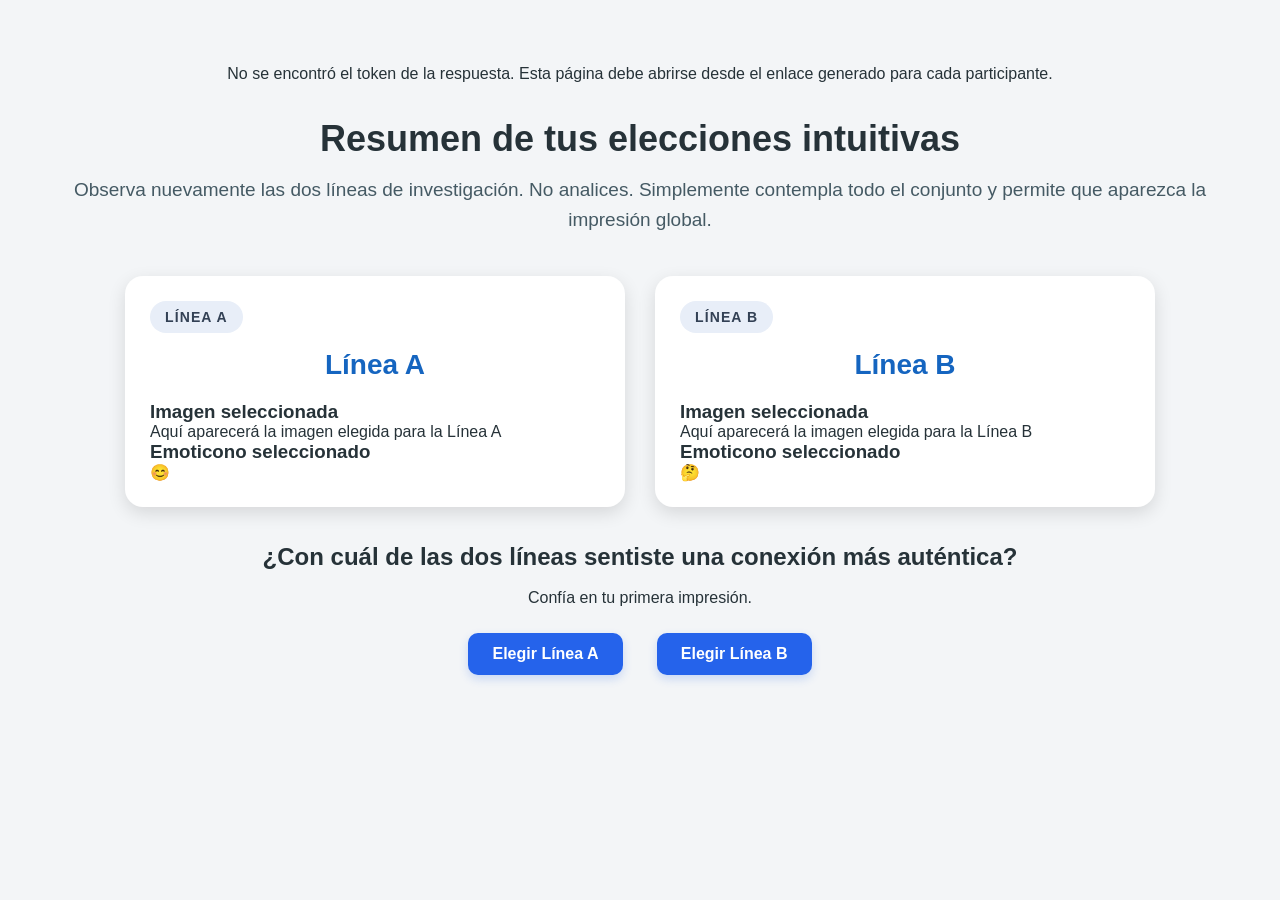
<file: index.html>
<!DOCTYPE html>
<html lang="es">

<head>

<meta charset="UTF-8">

<meta name="viewport" content="width=device-width, initial-scale=1.0">

<title>Resumen del Instrumento</title>
<link rel="stylesheet" href="styles.css">
<style>

*{
margin:0;
padding:0;
box-sizing:border-box;
}

body{

font-family:Arial,Helvetica,sans-serif;

background:#f3f5f7;

padding:30px;

color:#263238;

}

.contenedor{

max-width:1200px;

margin:auto;

}

h1{

text-align:center;

font-size:36px;

margin-bottom:15px;

}

.introduccion{

text-align:center;

font-size:19px;

line-height:1.6;

margin-bottom:40px;

color:#455A64;

}

.columnas{

display:flex;

gap:30px;

flex-wrap:wrap;

justify-content:center;

}

.tarjeta{

background:white;

border-radius:18px;

padding:25px;

width:500px;

box-shadow:0 6px 18px rgba(0,0,0,.12);

}

.titulo-linea{

text-align:center;

font-size:28px;

margin-bottom:20px;

color:#1565C0;

}

</style>

</head>

<body>

<div class="contenedor">

<h1>

Resumen de tus elecciones intuitivas

</h1>

<p class="introduccion">

Observa nuevamente las dos líneas de investigación.

No analices.

Simplemente contempla todo el conjunto y permite que aparezca la impresión global.

</p>

<div class="columnas">
  <div class="tarjeta">
<div class="etiqueta-linea">LÍNEA A</div>
<h2 class="titulo-linea">
Línea A
</h2>

<div class="seccion">

<h3>
Imagen seleccionada
</h3>

<div class="marco-imagen">

<p>
Aquí aparecerá la imagen elegida para la Línea A
</p>

</div>

</div>

<div class="seccion">

<h3> Emoticono seleccionado
</h3>

<div class="emoticono">
😊
</div>

</div>

<div class="seccion">

</div>

</div>
<div class="tarjeta">
<div class="etiqueta-linea">LÍNEA B</div>
<h2 class="titulo-linea">
Línea B
</h2>

<div class="seccion">

<h3>
Imagen seleccionada
</h3>

<div class="marco-imagen">

<p>
Aquí aparecerá la imagen elegida para la Línea B
</p>

</div>

</div>

<div class="seccion">

<h3>
Emoticono seleccionado
</h3>

<div class="emoticono">
🤔
</div>

</div>

<div class="seccion">

</div>

</div>
</div>

<br><br>

<div style="text-align:center;">

<h2>

¿Con cuál de las dos líneas sentiste una conexión más auténtica?

</h2>

<br>

<p>

Confía en tu primera impresión.

</p>

<br>

<button class="boton-eleccion">

Elegir Línea A

</button>

&nbsp;&nbsp;&nbsp;

<button class="boton-eleccion"> 

Elegir Línea B

</button>

</div>
</div>
<script src="config.js"></script>
<script src="app.js"></script>
</body>

</html>
</file>
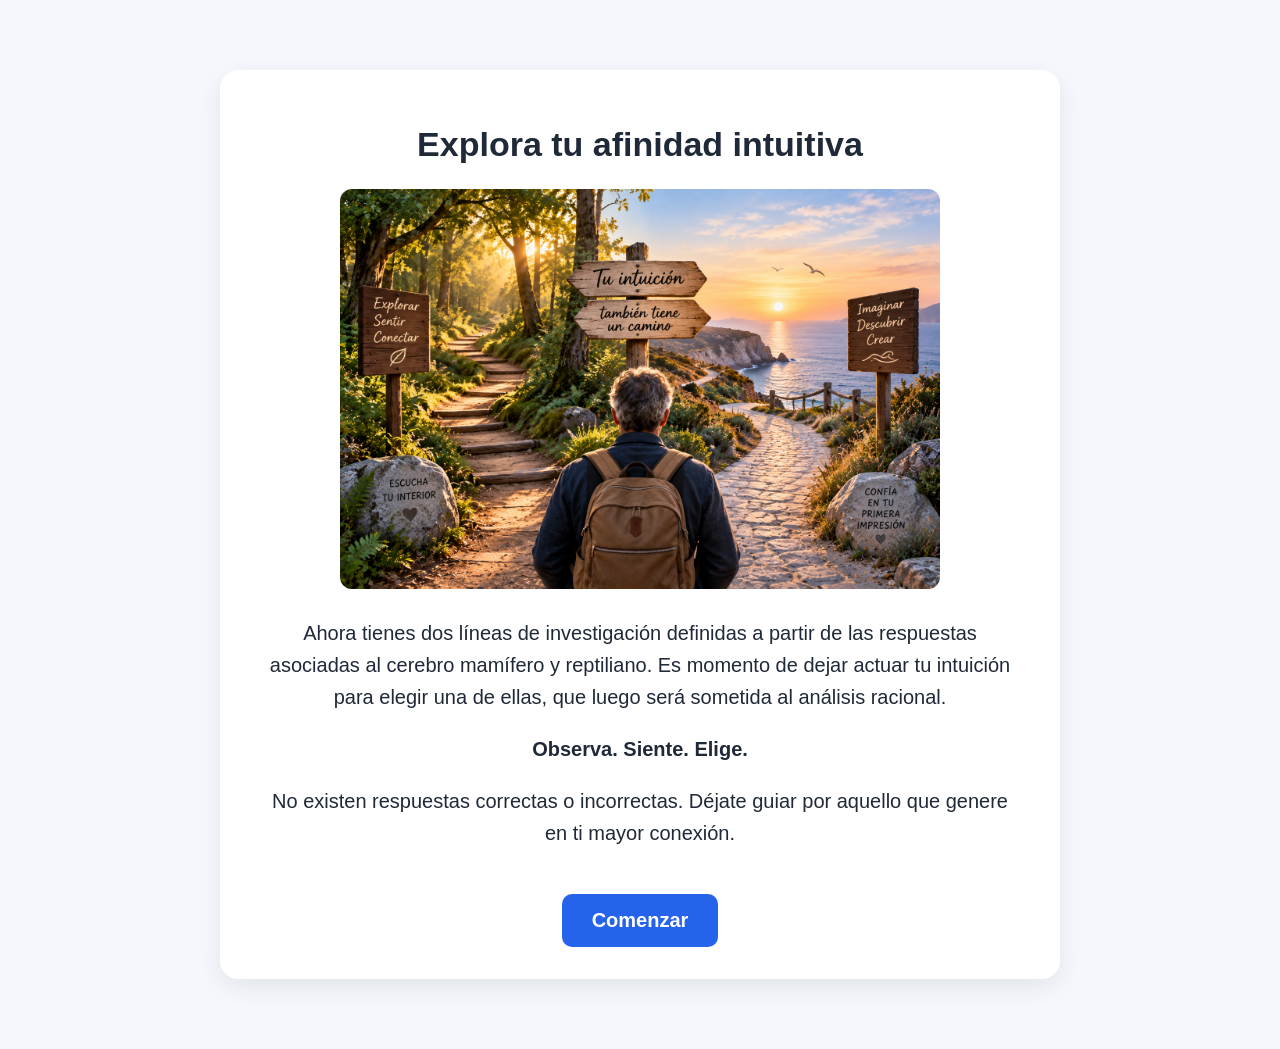
<file: inicio.html>
<!DOCTYPE html>
<html lang="es">
<head>
  <meta charset="UTF-8">
  <meta name="viewport" content="width=device-width, initial-scale=1.0">
  <title>Instrumento de selección de línea de investigación</title>

  <style>
    body {
      font-family: "Segoe UI", Arial, sans-serif;
      background: #f4f7fb;
      margin: 0;
      padding: 40px 20px;
      text-align: center;
      color: #1f2937;
    }

    .contenedor {
      max-width: 750px;
     margin: 30px auto;
      background: white;
   padding: 32px 45px;
      border-radius: 18px;
      box-shadow: 0 8px 25px rgba(0,0,0,0.08);
    }

    h1 {
      font-size: 34px;
      margin-bottom: 25px;
    }

    p {
      font-size: 20px;
      line-height: 1.6;
    }

    button {
      margin-top: 25px;
      padding: 15px 30px;
      font-size: 20px;
      font-weight: bold;
      color: white;
      background: #2563eb;
      border: none;
      border-radius: 10px;
      cursor: pointer;
    }

    button:hover {
      background: #1d4ed8;
    }
  </style>
</head>

<body>

  <div class="contenedor">

  <h1>Explora tu afinidad intuitiva</h1>
<img src="para%20instrumento%20intuitivo.png"
     alt="Exploración intuitiva"
     style="width:100%; max-width:600px; height:auto; border-radius:12px; margin:20px auto 28px; display:block;">
    

<p>
  Ahora tienes dos líneas de investigación definidas a partir de las respuestas
  asociadas al cerebro mamífero y reptiliano. Es momento de dejar actuar tu intuición
  para elegir una de ellas, que luego será sometida al análisis racional.
</p>

<p>
  <strong>Observa. Siente. Elige.</strong>
</p>

<p>
  No existen respuestas correctas o incorrectas. Déjate guiar por aquello
  que genere en ti mayor conexión.
</p>


    <button type="button" onclick="comenzarInstrumento()">
      Comenzar
    </button>

  </div>

  <script>
    function comenzarInstrumento() {

      let token;

      if (window.crypto && crypto.randomUUID) {
        token = crypto.randomUUID();
      } else {
        token =
          Date.now().toString(36) +
          Math.random().toString(36).substring(2);
      }

      const urlTypeform =
        "https://form.typeform.com/to/Gq9GbDSd#token=" +
        encodeURIComponent(token);

      window.location.href = urlTypeform;
    }
  </script>

</body>
</html>
</file>
<file: styles.css>
:root {
  --fondo: #f4f7fb;
  --tarjeta: #ffffff;
  --texto: #1f2937;
  --texto-suave: #64748b;
  --azul: #2563eb;
  --azul-claro: #eff6ff;
  --borde: #dbe3ee;
  --sombra: 0 12px 35px rgba(15, 23, 42, 0.10);
}

* {
  box-sizing: border-box;
}

body {
  margin: 0;
  min-height: 100vh;
  font-family: Arial, Helvetica, sans-serif;
  background: var(--fondo);
  color: var(--texto);
}

.aplicacion {
  width: min(1100px, 94%);
  margin: 0 auto;
  padding: 48px 0;
}

.encabezado {
  max-width: 780px;
  margin: 0 auto 36px;
  text-align: center;
}

.encabezado h1 {
  margin: 0 0 14px;
  font-size: clamp(30px, 5vw, 46px);
  line-height: 1.15;
}

.encabezado p {
  margin: 0;
  color: var(--texto-suave);
  font-size: 18px;
  line-height: 1.6;
}

.comparacion {
  display: grid;
  grid-template-columns: repeat(2, minmax(0, 1fr));
  gap: 28px;
}

.tarjeta-linea {
  position: relative;
  overflow: hidden;
  min-height: 520px;
  padding: 28px;
  border: 2px solid var(--borde);
  border-radius: 24px;
  background: var(--tarjeta);
  box-shadow: var(--sombra);
  cursor: pointer;
  transition:
    transform 0.2s ease,
    border-color 0.2s ease,
    background 0.2s ease,
    box-shadow 0.2s ease;
}

.tarjeta-linea:hover {
  transform: translateY(-4px);
  border-color: #9bb8f7;
}

.tarjeta-linea.seleccionada {
  border-color: var(--azul);
  background: var(--azul-claro);
  box-shadow: 0 16px 42px rgba(37, 99, 235, 0.18);
}

.etiqueta-linea {
  display: inline-block;
  margin-bottom: 16px;
  padding: 8px 15px;
  border-radius: 999px;
  background: #e8eef8;
  color: #334155;
  font-size: 14px;
  font-weight: 700;
  letter-spacing: 0.08em;
}

.nombre-linea {
  min-height: 58px;
  margin: 0 0 24px;
  font-size: 28px;
  line-height: 1.25;
  text-align: center;
}

.bloque-visual {
  margin-top: 20px;
  text-align: center;
}

.bloque-visual h3 {
  margin: 0 0 12px;
  color: var(--texto-suave);
  font-size: 16px;
  text-transform: uppercase;
  letter-spacing: 0.07em;
}

.imagen-eleccion {
  display: block;
  width: 75%;
  height: 245px;
  object-fit: cover;
  border-radius: 18px;
  background: #e8edf3;
}

.emoticono-eleccion {
  display: block;
  width: 96px;
  height: 96px;
  margin: 0 auto;
  object-fit: contain;
}

.marca-seleccion {
  position: absolute;
  top: 20px;
  right: 20px;
  display: none;
  align-items: center;
  gap: 7px;
  padding: 8px 12px;
  border-radius: 999px;
  background: var(--azul);
  color: white;
  font-size: 14px;
  font-weight: 700;
}

.tarjeta-linea.seleccionada .marca-seleccion {
  display: flex;
}

.acciones {
  margin-top: 34px;
  text-align: center;
}

.boton-continuar {
  min-width: 220px;
  padding: 15px 34px;
  border: 0;
  border-radius: 12px;
  background: var(--azul);
  color: white;
  font-size: 18px;
  font-weight: 700;
  cursor: pointer;
  transition:
    opacity 0.2s ease,
    transform 0.2s ease;
}

.boton-continuar:hover:not(:disabled) {
  transform: translateY(-2px);
}

.boton-continuar:disabled {
  opacity: 0.42;
  cursor: not-allowed;
}

.mensaje-estado {
  margin-top: 18px;
  color: var(--texto-suave);
  text-align: center;
}

@media (max-width: 760px) {
  .aplicacion {
    padding: 28px 0;
  }

  .comparacion {
    grid-template-columns: 1fr;
  }

  .tarjeta-linea {
    min-height: auto;
  }

  .imagen-eleccion {
    height: 220px;
  }
}
.marco-imagen img,
.emoticono img {
  display: block;
  width: 100%;
  max-width: 100%;
  height: 220px;
  object-fit: contain;
}

.tarjeta .marco-imagen img {
  display: block !important;
  width: 100% !important;
  max-width: 100% !important;
  height: 220px !important;
  object-fit: contain !important;
  margin: 0 auto !important;
}

.tarjeta .emoticono img {
  display: block !important;
  width: 96px !important;
  max-width: 96px !important;
  height: 96px !important;
  object-fit: contain !important;
  margin: 0 auto !important;
}
/* BOTONES DE ELECCIÓN FINAL */
.boton-eleccion {
  background: #2563eb;
  color: #ffffff;
  border: none;
  border-radius: 10px;
  padding: 12px 24px;
  margin: 8px 6px;
  font-size: 16px;
  font-weight: 700;
  cursor: pointer;
  box-shadow: 0 4px 10px rgba(37, 99, 235, 0.20);
}

.boton-eleccion:hover {
  background: #1d4ed8;
  transform: translateY(-1px);
}
</file>
